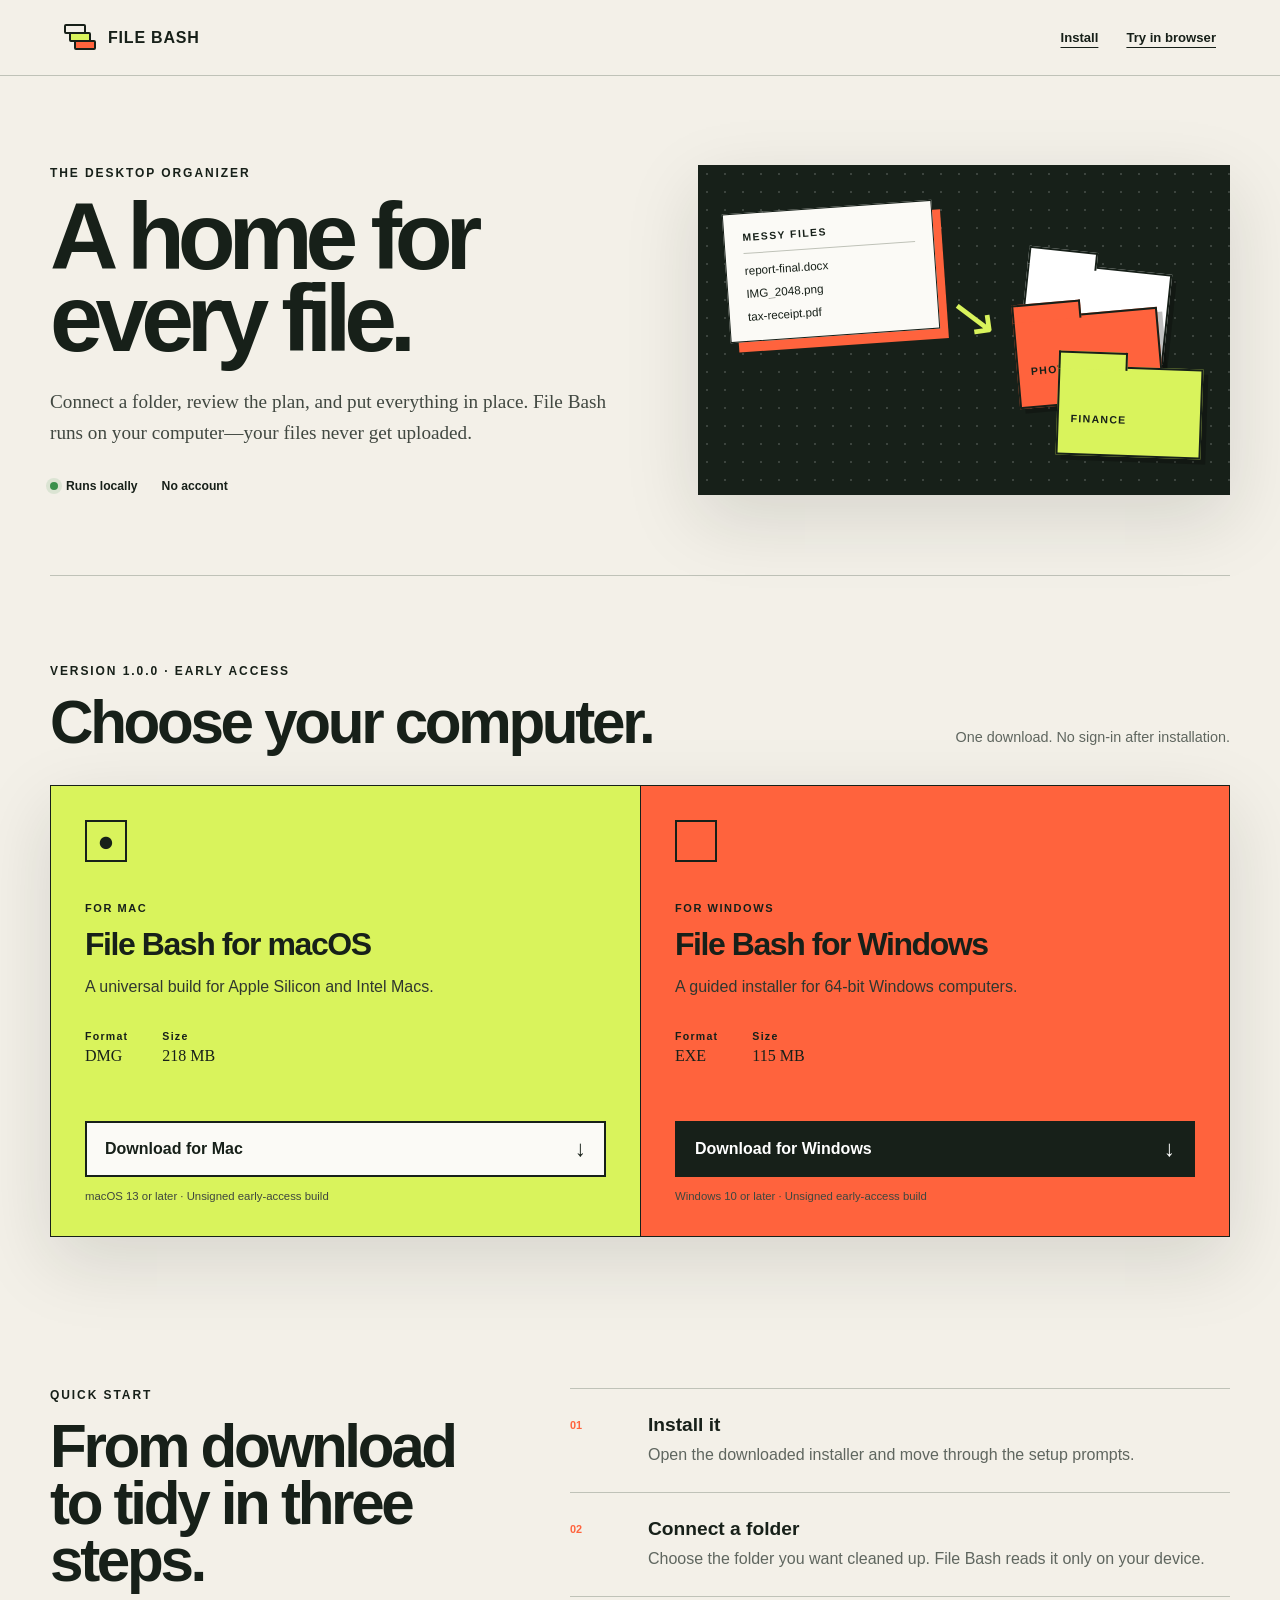
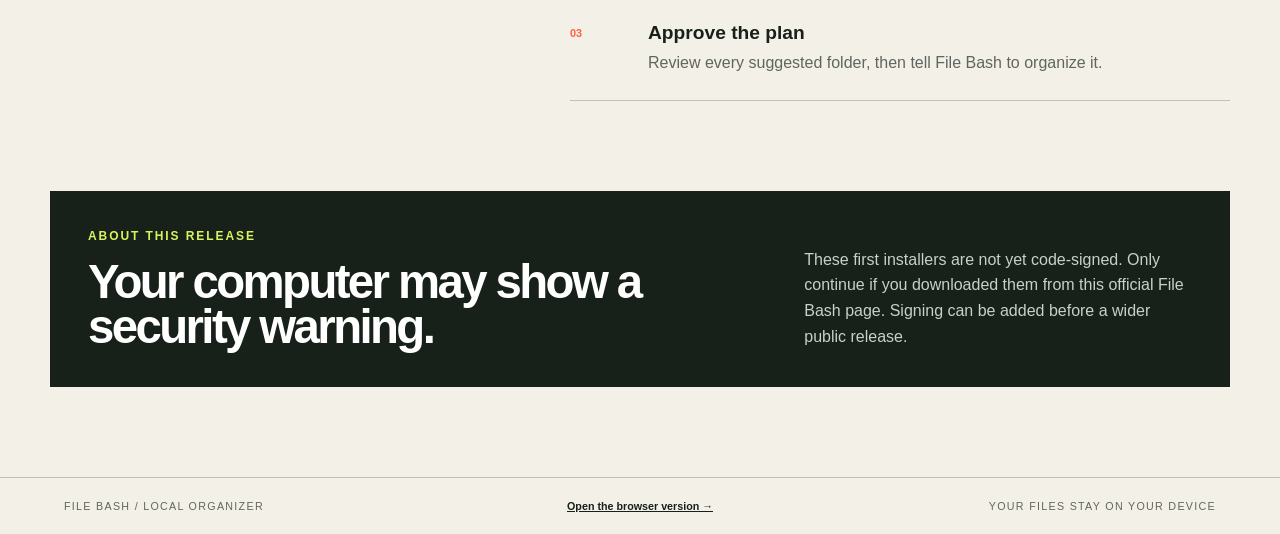
<file: docs/index.html>
<!doctype html>
<html lang="en">
<head>
  <meta charset="UTF-8" />
  <meta name="viewport" content="width=device-width, initial-scale=1.0" />
  <meta name="theme-color" content="#172019" />
  <meta name="description" content="Download File Bash for macOS or Windows. Organize folders privately, right on your computer." />
  <title>Download File Bash</title>
  <link rel="icon" href="./icon.svg" type="image/svg+xml" />
  <link rel="stylesheet" href="./installer.css" />
</head>
<body>
  <div class="shell">
    <header class="topbar">
      <a class="brand" href="./" aria-label="File Bash downloads">
        <span class="brand-mark" aria-hidden="true"><i></i><i></i><i></i></span>
        <span>FILE BASH</span>
      </a>
      <nav aria-label="Main navigation">
        <a href="#install">Install</a>
        <a href="./organizer/">Try in browser</a>
      </nav>
    </header>

    <main>
      <section class="hero" aria-labelledby="hero-title">
        <div class="hero-copy">
          <p class="eyebrow">THE DESKTOP ORGANIZER</p>
          <h1 id="hero-title">A home for every file.</h1>
          <p class="lede">Connect a folder, review the plan, and put everything in place. File Bash runs on your computer—your files never get uploaded.</p>
          <div class="trust-line" aria-label="Product details">
            <span><i></i> Runs locally</span>
            <span>No account</span>
          </div>
        </div>
        <div class="hero-art" aria-hidden="true">
          <div class="incoming-card"><b>MESSY FILES</b><span>report-final.docx</span><span>IMG_2048.png</span><span>tax-receipt.pdf</span></div>
          <div class="route">↘</div>
          <div class="folder-stack"><i>WORK</i><i>PHOTOS</i><i>FINANCE</i></div>
        </div>
      </section>

      <section id="install" class="downloads" aria-labelledby="download-title">
        <div class="section-head">
          <div>
            <p class="eyebrow">VERSION 1.0.0 · EARLY ACCESS</p>
            <h2 id="download-title">Choose your computer.</h2>
          </div>
          <p>One download. No sign-in after installation.</p>
        </div>

        <div class="download-grid">
          <article class="download-card" data-platform="mac">
            <div class="card-top">
              <span class="os-icon apple" aria-hidden="true">●</span>
              <span class="recommendation">RECOMMENDED FOR YOU</span>
            </div>
            <p class="card-label">FOR MAC</p>
            <h3>File Bash for macOS</h3>
            <p class="card-copy">A universal build for Apple Silicon and Intel Macs.</p>
            <dl><div><dt>Format</dt><dd>DMG</dd></div><div><dt>Size</dt><dd>218 MB</dd></div></dl>
            <a class="download-btn" href="https://github.com/phasewren/filebash/releases/download/v1.0.0/File-Bash-1.0.0-universal.dmg">Download for Mac <span>↓</span></a>
            <p class="fine-print">macOS 13 or later · Unsigned early-access build</p>
          </article>

          <article class="download-card orange" data-platform="windows">
            <div class="card-top">
              <span class="os-icon windows" aria-hidden="true"><i></i><i></i><i></i><i></i></span>
              <span class="recommendation">RECOMMENDED FOR YOU</span>
            </div>
            <p class="card-label">FOR WINDOWS</p>
            <h3>File Bash for Windows</h3>
            <p class="card-copy">A guided installer for 64-bit Windows computers.</p>
            <dl><div><dt>Format</dt><dd>EXE</dd></div><div><dt>Size</dt><dd>115 MB</dd></div></dl>
            <a class="download-btn dark" href="https://github.com/phasewren/filebash/releases/download/v1.0.0/File-Bash-Setup-1.0.0-x64.exe">Download for Windows <span>↓</span></a>
            <p class="fine-print">Windows 10 or later · Unsigned early-access build</p>
          </article>
        </div>

        <p id="downloadStatus" class="download-status" role="status" aria-live="polite"></p>
      </section>

      <section class="instructions" aria-labelledby="instructions-title">
        <div class="instruction-intro">
          <p class="eyebrow">QUICK START</p>
          <h2 id="instructions-title">From download to tidy in three steps.</h2>
        </div>
        <ol>
          <li><span>01</span><div><h3>Install it</h3><p>Open the downloaded installer and move through the setup prompts.</p></div></li>
          <li><span>02</span><div><h3>Connect a folder</h3><p>Choose the folder you want cleaned up. File Bash reads it only on your device.</p></div></li>
          <li><span>03</span><div><h3>Approve the plan</h3><p>Review every suggested folder, then tell File Bash to organize it.</p></div></li>
        </ol>
      </section>

      <aside class="beta-note">
        <div><p class="eyebrow">ABOUT THIS RELEASE</p><h2>Your computer may show a security warning.</h2></div>
        <p>These first installers are not yet code-signed. Only continue if you downloaded them from this official File Bash page. Signing can be added before a wider public release.</p>
      </aside>
    </main>

    <footer>
      <span>FILE BASH / LOCAL ORGANIZER</span>
      <a href="./organizer/">Open the browser version →</a>
      <span>YOUR FILES STAY ON YOUR DEVICE</span>
    </footer>
  </div>
  <script src="./installer.js"></script>
</body>
</html>
</file>
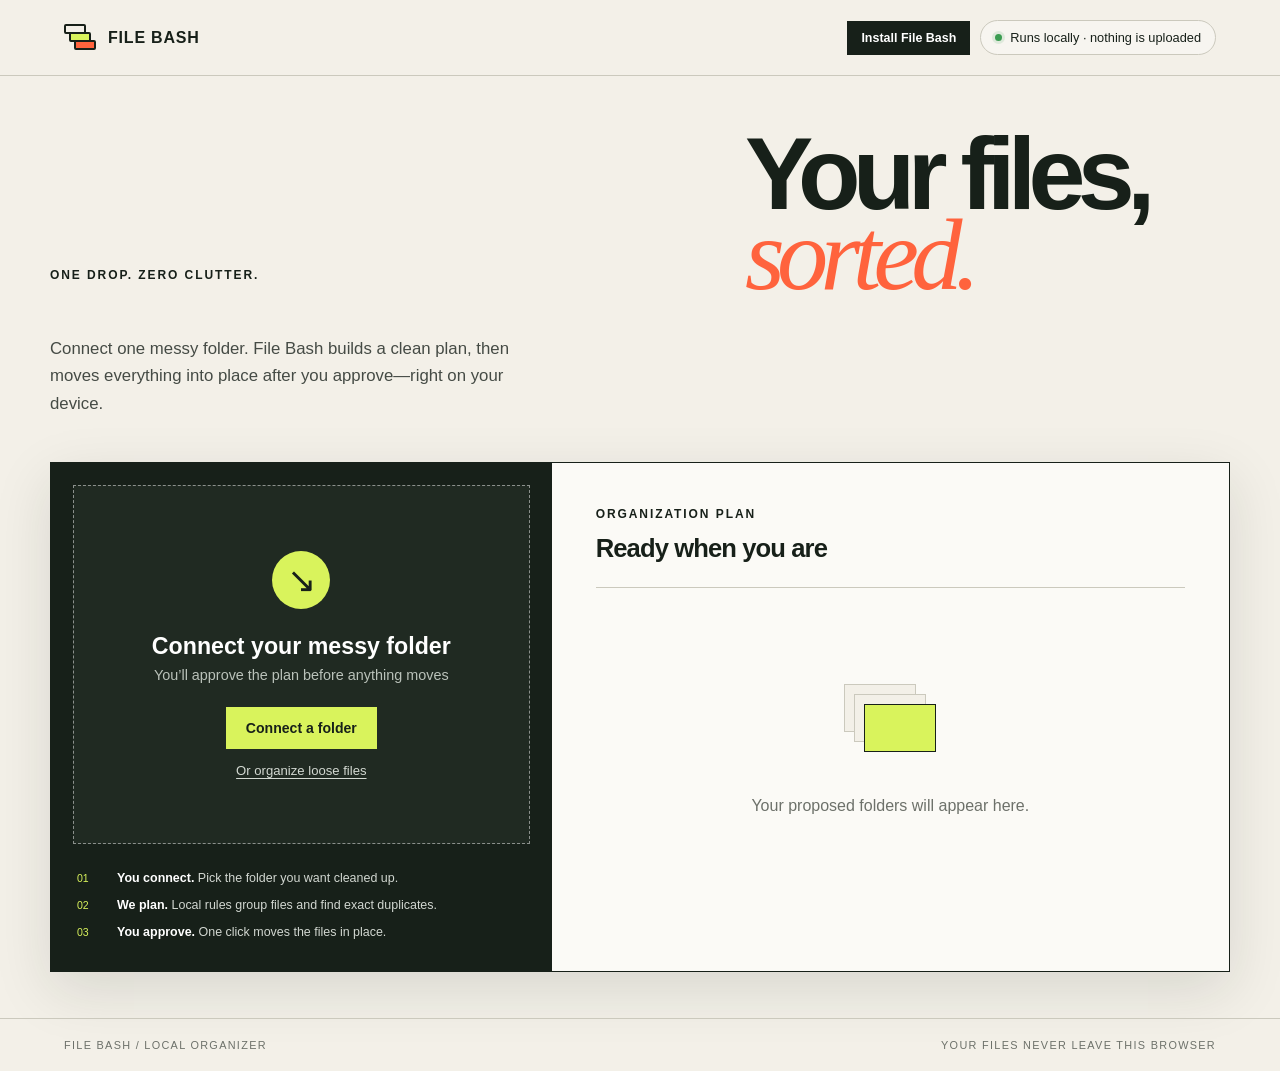
<file: docs/organizer/index.html>
<!doctype html>
<html lang="en">
<head>
  <meta charset="UTF-8" />
  <meta name="viewport" content="width=device-width, initial-scale=1.0" />
  <meta name="theme-color" content="#172019" />
  <meta name="apple-mobile-web-app-capable" content="yes" />
  <meta name="description" content="File Bash organizes dropped files into sensible folders, privately in your browser." />
  <title>File Bash</title>
  <link rel="manifest" href="./manifest.webmanifest" />
  <link rel="icon" href="./icon.svg" type="image/svg+xml" />
  <link rel="stylesheet" href="./styles.css" />
</head>
<body>
  <div class="app-shell">
    <header class="topbar">
      <a class="brand" href="#" aria-label="File Bash home">
        <span class="brand-mark" aria-hidden="true"><i></i><i></i><i></i></span>
        <span>FILE BASH</span>
      </a>
      <div class="top-actions">
        <button id="installBtn" class="install-btn" type="button">Install File Bash</button>
        <div class="privacy-pill"><span></span> Runs locally · nothing is uploaded</div>
      </div>
    </header>

    <main>
      <section class="intro">
        <p class="eyebrow">ONE DROP. ZERO CLUTTER.</p>
        <h1>Your files,<br><em>sorted.</em></h1>
        <p class="lede">Connect one messy folder. File Bash builds a clean plan, then moves everything into place after you approve—right on your device.</p>
      </section>

      <section class="workspace" aria-label="File organizer">
        <div class="drop-column">
          <div id="dropzone" class="dropzone" aria-describedby="dropHelp">
            <input id="fileInput" type="file" multiple hidden />
            <div class="drop-icon" aria-hidden="true">↘</div>
            <div id="connectionState" class="connection-state" hidden><span></span><b>CONNECTED</b></div>
            <h2 id="dropTitle">Connect your messy folder</h2>
            <p id="dropHelp">You’ll approve the plan before anything moves</p>
            <button id="connectFolderBtn" class="primary-btn" type="button">Connect a folder</button>
            <button id="browseBtn" class="link-btn" type="button">Or organize loose files</button>
            <div id="folderLinks" class="folder-links" hidden>
              <button id="addFilesBtn" class="link-btn" type="button">Add files to this folder</button>
              <button id="rescanBtn" class="link-btn" type="button">Refresh folder</button>
              <button id="changeFolderBtn" class="link-btn" type="button">Change folder</button>
            </div>
          </div>
          <div class="how-card">
            <span class="step">01</span><p><strong>You connect.</strong> Pick the folder you want cleaned up.</p>
            <span class="step">02</span><p><strong>We plan.</strong> Local rules group files and find exact duplicates.</p>
            <span class="step">03</span><p><strong>You approve.</strong> One click moves the files in place.</p>
          </div>
        </div>

        <div class="plan-panel">
          <div class="panel-head">
            <div>
              <p class="micro">ORGANIZATION PLAN</p>
              <h2 id="planTitle">Ready when you are</h2>
            </div>
            <button id="clearBtn" class="text-btn" type="button" hidden>Clear all</button>
          </div>

          <div id="emptyState" class="empty-state">
            <div class="empty-stack" aria-hidden="true"><span></span><span></span><span></span></div>
            <p>Your proposed folders will appear here.</p>
          </div>

          <div id="planContent" hidden>
            <div class="search-row">
              <label class="search-box">
                <span aria-hidden="true">⌕</span>
                <input id="searchInput" type="search" placeholder="Search files or folders" aria-label="Search files or folders" />
              </label>
              <span id="fileCount" class="count"></span>
            </div>
            <div id="folderList" class="folder-list"></div>
            <div class="plan-actions">
              <p><strong id="folderCount">0 folders</strong><br><span>Suggested automatically</span></p>
              <button id="downloadBtn" class="primary-btn dark" type="button">Apply this plan</button>
            </div>
          </div>
        </div>
      </section>
    </main>

    <footer><span>FILE BASH / LOCAL ORGANIZER</span><span>YOUR FILES NEVER LEAVE THIS BROWSER</span></footer>
  </div>

  <dialog id="downloadDialog">
    <button class="dialog-close" aria-label="Close" type="button">×</button>
    <p class="micro">PLAN COMPLETE</p>
    <h2>Your organized batch is ready.</h2>
    <p id="downloadMessage"></p>
    <div id="downloadLinks" class="download-links"></div>
    <p class="dialog-note">Your originals are untouched. Folder downloads use your browser’s download settings.</p>
  </dialog>
  <dialog id="applyDialog">
    <button class="dialog-close" aria-label="Close" type="button">×</button>
    <p class="micro">CONFIRM CHANGES</p>
    <h2>Organize this folder now?</h2>
    <p id="applyMessage"></p>
    <label class="check-row"><input id="deleteDuplicates" type="checkbox" checked /><span><strong>Delete exact duplicates</strong><small>Only byte-for-byte matches. One copy is always kept.</small></span></label>
    <label class="check-row"><input id="removeEmpty" type="checkbox" /><span><strong>Remove empty folders left behind</strong><small>Only folders that become completely empty.</small></span></label>
    <p class="warning">Moving and deleting files can’t be undone by File Bash. Your browser may ask for permission again.</p>
    <div class="dialog-actions"><button id="cancelApplyBtn" class="text-btn" type="button">Cancel</button><button id="applyNowBtn" class="primary-btn dark" type="button">Move files now</button></div>
  </dialog>
  <div id="toast" class="toast" role="status" aria-live="polite"></div>

  <script src="./app.js"></script>
</body>
</html>
</file>
<file: docs/installer.css>
:root{--ink:#172019;--cream:#f3f0e8;--paper:#fbfaf6;--lime:#d9f35c;--orange:#ff633d;--line:#bfc2b8;--muted:#5f665f;--shadow:0 24px 70px rgba(23,32,25,.13)}
*{box-sizing:border-box}html{font-size:16px;scroll-behavior:smooth}body{margin:0;min-width:320px;background:var(--cream);color:var(--ink);font-family:Arial,sans-serif}.shell{min-height:100vh}.topbar{height:76px;border-bottom:1px solid var(--line);display:flex;align-items:center;justify-content:space-between;padding:0 clamp(20px,5vw,72px)}.brand{display:flex;align-items:center;gap:12px;color:var(--ink);text-decoration:none;font-weight:800;letter-spacing:.05em}.brand-mark{width:32px;height:30px;position:relative;display:block}.brand-mark i{position:absolute;width:22px;height:10px;border:2px solid var(--ink);border-radius:2px;left:0}.brand-mark i:nth-child(1){top:1px}.brand-mark i:nth-child(2){top:9px;left:5px;background:var(--lime)}.brand-mark i:nth-child(3){top:17px;left:10px;background:var(--orange)}nav{display:flex;align-items:center;gap:28px}nav a{color:var(--ink);font-size:.82rem;font-weight:700;text-underline-offset:5px}main{width:min(1180px,calc(100% - 40px));margin:0 auto}.hero{min-height:500px;padding:70px 0 62px;display:grid;grid-template-columns:1.05fr .95fr;align-items:center;gap:60px;border-bottom:1px solid var(--line)}.eyebrow{font-size:.75rem;font-weight:800;letter-spacing:.16em;margin:0 0 16px}.hero h1{font-size:clamp(4rem,7.4vw,7rem);line-height:.86;letter-spacing:-.075em;margin:0 0 28px;max-width:700px;font-weight:600}.lede{font-family:Georgia,serif;font-size:1.2rem;line-height:1.6;max-width:620px;color:#414841;margin:0 0 30px}.trust-line{display:flex;flex-wrap:wrap;align-items:center;gap:10px 24px;font-size:.76rem;font-weight:700}.trust-line span{display:flex;align-items:center;gap:8px}.trust-line i{width:8px;height:8px;border-radius:50%;background:#39904b;box-shadow:0 0 0 4px rgba(57,144,75,.13)}.hero-art{height:330px;position:relative;background:var(--ink);box-shadow:var(--shadow);overflow:hidden}.hero-art:before{content:"";position:absolute;inset:0;background-image:radial-gradient(rgba(255,255,255,.16) 1px,transparent 1px);background-size:18px 18px}.incoming-card{position:absolute;left:28px;top:42px;width:210px;background:var(--paper);border:1px solid var(--ink);padding:18px;transform:rotate(-4deg);box-shadow:8px 10px 0 var(--orange);display:flex;flex-direction:column;gap:10px}.incoming-card b{font-size:.65rem;letter-spacing:.14em;border-bottom:1px solid var(--line);padding-bottom:10px}.incoming-card span{font-size:.73rem;white-space:nowrap;overflow:hidden;text-overflow:ellipsis}.route{position:absolute;left:50%;top:46%;color:var(--lime);font-size:3.6rem;transform:translate(-30%,-50%) rotate(-8deg)}.folder-stack{position:absolute;right:28px;bottom:38px;width:190px;height:190px}.folder-stack i{position:absolute;width:145px;height:90px;background:var(--lime);border:2px solid var(--ink);font:800 .66rem Arial,sans-serif;letter-spacing:.12em;padding:45px 12px 10px;box-shadow:5px 5px 0 rgba(0,0,0,.24)}.folder-stack i:before{content:"";position:absolute;left:-2px;top:-16px;width:65px;height:16px;background:inherit;border:2px solid var(--ink);border-bottom:0}.folder-stack i:nth-child(1){right:34px;top:0;transform:rotate(6deg);background:#fff}.folder-stack i:nth-child(2){left:4px;top:46px;transform:rotate(-5deg);background:var(--orange)}.folder-stack i:nth-child(3){right:0;bottom:0;transform:rotate(2deg)}.downloads{padding:88px 0}.section-head{display:flex;align-items:end;justify-content:space-between;gap:30px;margin-bottom:34px}.section-head h2,.instructions h2,.beta-note h2{font-size:clamp(2.4rem,4.7vw,4.7rem);line-height:.95;letter-spacing:-.055em;margin:0}.section-head>p{margin:0 0 6px;color:var(--muted);font-size:.9rem}.download-grid{display:grid;grid-template-columns:1fr 1fr;border:1px solid var(--ink);box-shadow:var(--shadow)}.download-card{min-height:450px;padding:34px;background:var(--lime);display:flex;flex-direction:column}.download-card.orange{background:var(--orange);border-left:1px solid var(--ink)}.card-top{height:48px;display:flex;align-items:start;justify-content:space-between}.os-icon{width:42px;height:42px;border:2px solid var(--ink);display:grid;place-items:center}.apple{font-size:1.8rem;line-height:1}.windows{grid-template-columns:1fr 1fr;gap:2px;padding:7px}.windows i{display:block;background:var(--ink);height:11px}.recommendation{display:none;background:var(--ink);color:#fff;padding:8px 10px;font-size:.62rem;font-weight:800;letter-spacing:.1em}.download-card.recommended .recommendation{display:block}.card-label{font-size:.69rem;font-weight:800;letter-spacing:.14em;margin:34px 0 12px}.download-card h3{font-size:2rem;letter-spacing:-.045em;margin:0 0 12px}.card-copy{max-width:410px;line-height:1.55;margin:0;color:#30372f}.download-card dl{display:flex;gap:34px;margin:30px 0}.download-card dl div{display:flex;flex-direction:column;gap:5px}.download-card dt{font-size:.66rem;font-weight:800;letter-spacing:.12em}.download-card dd{font-family:Georgia,serif;font-size:1rem;margin:0}.download-btn{margin-top:auto;min-height:56px;background:var(--paper);border:2px solid var(--ink);color:var(--ink);font-weight:800;text-decoration:none;padding:0 18px;display:flex;align-items:center;justify-content:space-between;transition:transform .16s,box-shadow .16s}.download-btn.dark{background:var(--ink);color:white}.download-btn:hover{transform:translateY(-3px);box-shadow:0 6px 0 rgba(23,32,25,.25)}.download-btn span{font-size:1.4rem}.fine-print{font-size:.71rem;margin:13px 0 0;color:#3f473f}.download-status{min-height:20px;text-align:center;font-size:.82rem;font-weight:700;margin:18px 0 0}.instructions{padding:25px 0 90px;display:grid;grid-template-columns:.8fr 1.2fr;gap:80px}.instructions ol{list-style:none;margin:0;padding:0;border-top:1px solid var(--line)}.instructions li{display:grid;grid-template-columns:58px 1fr;gap:20px;padding:25px 0;border-bottom:1px solid var(--line)}.instructions li>span{font-size:.68rem;font-weight:800;color:var(--orange);padding-top:5px}.instructions h3{font-size:1.2rem;margin:0 0 7px}.instructions li p{margin:0;color:var(--muted);line-height:1.5}.beta-note{margin-bottom:90px;padding:38px;background:var(--ink);color:white;display:grid;grid-template-columns:1.25fr .75fr;gap:70px;align-items:end}.beta-note .eyebrow{color:var(--lime)}.beta-note h2{font-size:clamp(2rem,3.7vw,3.4rem)}.beta-note>p{color:#c9d0c9;line-height:1.6;margin:0}footer{border-top:1px solid var(--line);padding:22px clamp(20px,5vw,72px);display:grid;grid-template-columns:1fr auto 1fr;gap:20px;color:var(--muted);font-size:.67rem;letter-spacing:.12em}footer a{color:var(--ink);font-weight:800;letter-spacing:0}footer span:last-child{text-align:right}
@media(max-width:850px){.hero{grid-template-columns:1fr;padding-top:52px}.hero-art{height:300px}.download-grid{grid-template-columns:1fr}.download-card.orange{border-left:0;border-top:1px solid var(--ink)}.instructions{grid-template-columns:1fr;gap:42px}.beta-note{grid-template-columns:1fr;gap:28px}}
@media(max-width:600px){.topbar{height:68px}nav{gap:14px}nav a:first-child{display:none}main{width:min(100% - 28px,1180px)}.hero{gap:34px;padding:42px 0}.hero h1{font-size:clamp(3.5rem,18vw,5rem)}.hero-art{height:275px}.incoming-card{left:16px;top:30px;width:175px}.folder-stack{right:10px;bottom:22px;transform:scale(.82);transform-origin:right bottom}.route{font-size:2.8rem}.downloads{padding:65px 0}.section-head{align-items:start;flex-direction:column}.download-card{padding:25px;min-height:425px}.instructions{padding-bottom:65px}.beta-note{padding:28px;margin-bottom:65px}footer{grid-template-columns:1fr;text-align:left}footer span:last-child{text-align:left}}
@media(prefers-reduced-motion:reduce){*{scroll-behavior:auto!important;transition:none!important}}
</file>
<file: docs/organizer/styles.css>
:root{--ink:#172019;--cream:#f3f0e8;--paper:#fbfaf6;--lime:#d9f35c;--orange:#ff633d;--line:#cbc9bd;--muted:#6d716a;--shadow:0 18px 55px rgba(23,32,25,.12)}
*{box-sizing:border-box}html{font-size:16px}body{margin:0;background:var(--cream);color:var(--ink);font-family:Arial,sans-serif;min-width:320px}.app-shell{min-height:100vh;display:flex;flex-direction:column}.topbar{height:76px;border-bottom:1px solid var(--line);display:flex;align-items:center;justify-content:space-between;padding:0 clamp(20px,5vw,72px)}.brand{display:flex;align-items:center;gap:12px;color:var(--ink);text-decoration:none;font-weight:800;letter-spacing:.05em}.brand-mark{width:32px;height:30px;position:relative;display:block}.brand-mark i{position:absolute;width:22px;height:10px;border:2px solid var(--ink);border-radius:2px;left:0}.brand-mark i:nth-child(1){top:1px}.brand-mark i:nth-child(2){top:9px;left:5px;background:var(--lime)}.brand-mark i:nth-child(3){top:17px;left:10px;background:var(--orange)}.privacy-pill{border:1px solid var(--line);border-radius:999px;padding:9px 14px;font-size:.8rem;display:flex;align-items:center;gap:8px;background:rgba(255,255,255,.32)}.privacy-pill span{width:7px;height:7px;border-radius:50%;background:#3b9c51;box-shadow:0 0 0 3px #3b9c5122}main{width:min(1180px,calc(100% - 40px));margin:0 auto;flex:1}.intro{padding:58px 0 40px;display:grid;grid-template-columns:1.35fr 1fr;align-items:end;gap:40px}.eyebrow,.micro{font-size:.75rem;font-weight:700;letter-spacing:.16em;margin:0 0 13px}.intro h1{font-size:clamp(3.8rem,8vw,7.4rem);line-height:.78;letter-spacing:-.075em;margin:0;font-weight:600}.intro h1 em{font-family:Georgia,serif;font-weight:400;color:var(--orange)}.lede{font-size:1.05rem;line-height:1.65;max-width:480px;margin:0 0 4px;color:#454b45}.workspace{display:grid;grid-template-columns:.85fr 1.15fr;min-height:510px;border:1px solid var(--ink);box-shadow:var(--shadow);background:var(--paper);margin-bottom:46px}.drop-column{padding:22px;background:var(--ink);display:flex;flex-direction:column;gap:18px}.dropzone{flex:1;min-height:320px;border:1.5px dashed rgba(255,255,255,.48);background:#202a22;color:white;display:flex;flex-direction:column;align-items:center;justify-content:center;text-align:center;padding:30px;transition:.2s ease;outline:none}.dropzone:hover,.dropzone:focus,.dropzone.dragging{border-color:var(--lime);background:#263127;transform:translateY(-2px)}.drop-icon{width:58px;height:58px;background:var(--lime);color:var(--ink);display:grid;place-items:center;font-size:2.2rem;border-radius:50%;margin-bottom:24px}.dropzone h2{font-size:1.45rem;margin:0 0 7px}.dropzone p{color:#bac2ba;margin:0 0 24px;font-size:.9rem}.primary-btn{border:0;background:var(--lime);color:var(--ink);padding:13px 20px;font:700 .88rem Arial,sans-serif;cursor:pointer;transition:.15s}.primary-btn:hover{filter:brightness(.94);transform:translateY(-1px)}.primary-btn.dark{background:var(--ink);color:white}.how-card{display:grid;grid-template-columns:34px 1fr;color:#d2d7d1;gap:10px 6px;padding:8px 4px}.how-card p{margin:0;font-size:.78rem;line-height:1.35}.how-card strong{color:white}.step{font-size:.66rem;color:var(--lime);padding-top:2px}.plan-panel{padding:clamp(24px,4vw,44px);display:flex;flex-direction:column;min-width:0}.panel-head{display:flex;align-items:start;justify-content:space-between;padding-bottom:24px;border-bottom:1px solid var(--line)}.panel-head h2{font-size:1.6rem;letter-spacing:-.035em;margin:0}.text-btn{border:0;background:none;text-decoration:underline;color:var(--muted);cursor:pointer}.empty-state{flex:1;display:flex;flex-direction:column;align-items:center;justify-content:center;min-height:320px;color:var(--muted)}.empty-stack{position:relative;width:92px;height:75px;margin-bottom:22px}.empty-stack span{position:absolute;width:72px;height:48px;border:1px solid var(--line);background:var(--cream)}.empty-stack span:nth-child(1){left:0;top:0}.empty-stack span:nth-child(2){left:10px;top:10px}.empty-stack span:nth-child(3){left:20px;top:20px;background:var(--lime);border-color:var(--ink)}.search-row{display:flex;align-items:center;justify-content:space-between;gap:16px;margin:22px 0 15px}.search-box{height:42px;border:1px solid var(--line);display:flex;align-items:center;gap:8px;padding:0 12px;flex:1;background:white}.search-box input{border:0;outline:0;width:100%;font:inherit;background:transparent}.count{font-size:.8rem;color:var(--muted);white-space:nowrap}.folder-list{display:flex;flex-direction:column;gap:9px;max-height:280px;overflow:auto;padding-right:3px}.folder{border:1px solid var(--line);background:white;overflow:hidden}.folder summary{list-style:none;display:grid;grid-template-columns:40px 1fr auto 22px;gap:10px;align-items:center;padding:13px;cursor:pointer}.folder summary::-webkit-details-marker{display:none}.folder-icon{width:35px;height:27px;background:var(--lime);border:1px solid var(--ink);position:relative}.folder-icon:before{content:"";position:absolute;left:-1px;top:-7px;width:17px;height:7px;background:var(--lime);border:1px solid var(--ink);border-bottom:0}.folder-name{font-weight:700;font-size:.9rem}.folder-name input{font:inherit;border:0;border-bottom:1px solid var(--ink);width:min(190px,100%);outline:0}.file-total{font-size:.76rem;color:var(--muted)}.chev{font-size:.8rem;transition:.2s}.folder[open] .chev{transform:rotate(180deg)}.files{border-top:1px solid var(--line);padding:4px 13px 9px 63px}.file-row{display:flex;justify-content:space-between;gap:15px;padding:8px 0;font-size:.8rem;border-bottom:1px solid #ecebe5}.file-row:last-child{border:0}.file-row span:last-child{color:var(--muted);white-space:nowrap}.plan-actions{display:flex;align-items:center;justify-content:space-between;border-top:1px solid var(--line);margin-top:20px;padding-top:20px;gap:16px}.plan-actions p{margin:0;font-size:.9rem}.plan-actions span{font-size:.75rem;color:var(--muted)}footer{border-top:1px solid var(--line);padding:20px clamp(20px,5vw,72px);display:flex;justify-content:space-between;color:var(--muted);font-size:.68rem;letter-spacing:.12em}dialog{width:min(520px,calc(100% - 32px));border:1px solid var(--ink);padding:36px;background:var(--paper);box-shadow:var(--shadow)}dialog::backdrop{background:rgba(23,32,25,.65);backdrop-filter:blur(4px)}dialog h2{font-size:2rem;letter-spacing:-.04em;margin:6px 0 10px}.dialog-close{position:absolute;right:16px;top:12px;border:0;background:none;font-size:1.8rem;cursor:pointer}.download-links{display:flex;flex-wrap:wrap;gap:8px;margin:22px 0}.download-links a{background:var(--lime);color:var(--ink);font-weight:700;font-size:.8rem;padding:10px 12px;text-decoration:none}.dialog-note{font-size:.78rem;color:var(--muted);border-top:1px solid var(--line);padding-top:16px}.toast{position:fixed;left:50%;bottom:24px;transform:translate(-50%,30px);background:var(--ink);color:white;padding:12px 18px;font-size:.85rem;opacity:0;pointer-events:none;transition:.25s}.toast.show{opacity:1;transform:translate(-50%,0)}
@media(max-width:760px){.privacy-pill{font-size:0;padding:9px}.privacy-pill span{margin:0}.intro{grid-template-columns:1fr;padding:40px 0 28px;gap:24px}.intro h1{font-size:clamp(3.5rem,18vw,5.5rem)}.workspace{grid-template-columns:1fr}.drop-column{padding:14px}.dropzone{min-height:330px}.plan-panel{min-height:440px}.plan-actions{align-items:flex-end}.plan-actions .primary-btn{max-width:190px}footer{gap:20px;line-height:1.5}.folder summary{grid-template-columns:36px 1fr auto 16px}.files{padding-left:56px}}
@media(prefers-reduced-motion:reduce){*{transition:none!important;scroll-behavior:auto!important}}
.link-btn{border:0;background:none;color:#d3d9d2;text-decoration:underline;text-underline-offset:3px;margin-top:13px;font:inherit;font-size:.82rem;cursor:pointer}.link-btn:hover{color:var(--lime)}button:disabled{opacity:.55;cursor:wait}.file-row b{font-weight:600}.file-row small{display:block;color:var(--muted);font-size:.7rem;margin-top:3px;white-space:normal}.file-row mark{background:#ffe3dc;color:#8c2d18;border-radius:999px;padding:4px 7px;font-size:.68rem;white-space:nowrap}.is-duplicate{background:#fff9f6;margin:0 -13px;padding-left:13px;padding-right:13px}.check-row{display:flex;align-items:flex-start;gap:12px;border:1px solid var(--line);padding:14px;margin:10px 0;cursor:pointer;background:white}.check-row input{width:18px;height:18px;margin-top:2px;accent-color:var(--ink)}.check-row span{display:flex;flex-direction:column;gap:3px}.check-row small{font-size:.76rem;color:var(--muted);line-height:1.4}.warning{font-size:.76rem;color:#7e3525;background:#fff0ec;padding:11px 13px;margin:16px 0}.dialog-actions{display:flex;align-items:center;justify-content:flex-end;gap:16px;margin-top:20px}
.dropzone.connected{border-style:solid;border-color:var(--lime);background:#263127;box-shadow:inset 0 0 0 1px rgba(217,243,92,.18)}.dropzone.connected .drop-icon{background:transparent;border:2px solid var(--lime);color:var(--lime)}.connection-state{display:flex;align-items:center;gap:7px;color:var(--lime);font-size:.68rem;letter-spacing:.14em;margin:-10px 0 12px}.connection-state[hidden]{display:none}.connection-state span{width:8px;height:8px;border-radius:50%;background:var(--lime);box-shadow:0 0 0 4px rgba(217,243,92,.14)}.connection-state.scanning span{animation:pulse 1s infinite}.folder-links{display:flex;flex-wrap:wrap;justify-content:center;gap:0 12px;max-width:340px}.folder-links[hidden]{display:none}.folder-links .link-btn{margin-top:12px}.dropzone.connected h2{max-width:360px;overflow-wrap:anywhere}.dropzone.connected p{max-width:390px}@keyframes pulse{50%{opacity:.3;transform:scale(.75)}}
.top-actions{display:flex;align-items:center;gap:10px}.install-btn{border:1px solid var(--ink);background:var(--ink);color:white;padding:9px 13px;font:700 .78rem Arial,sans-serif;cursor:pointer}.install-btn.ready{background:var(--lime);color:var(--ink)}.install-btn[hidden]{display:none}@media(max-width:620px){.top-actions{gap:7px}.install-btn{font-size:.72rem;padding:9px 10px}.privacy-pill{display:none}}
</file>
